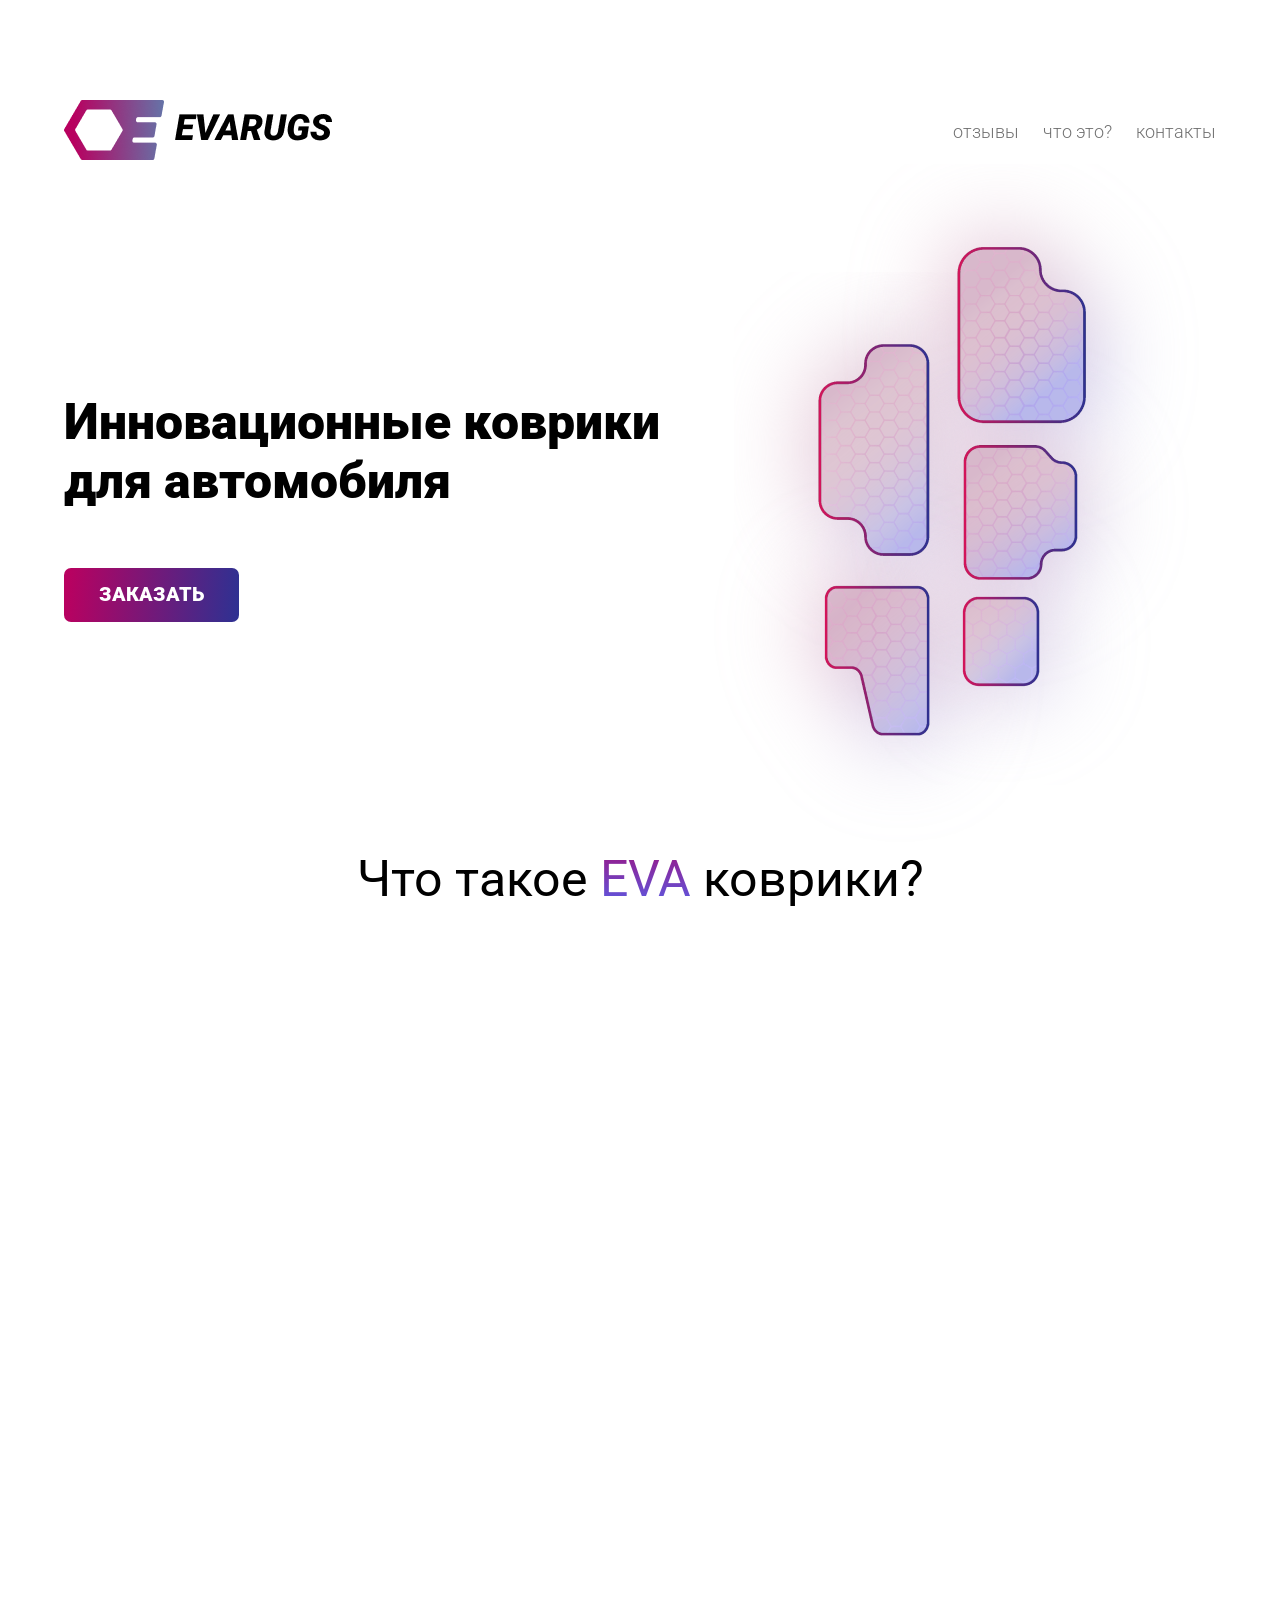
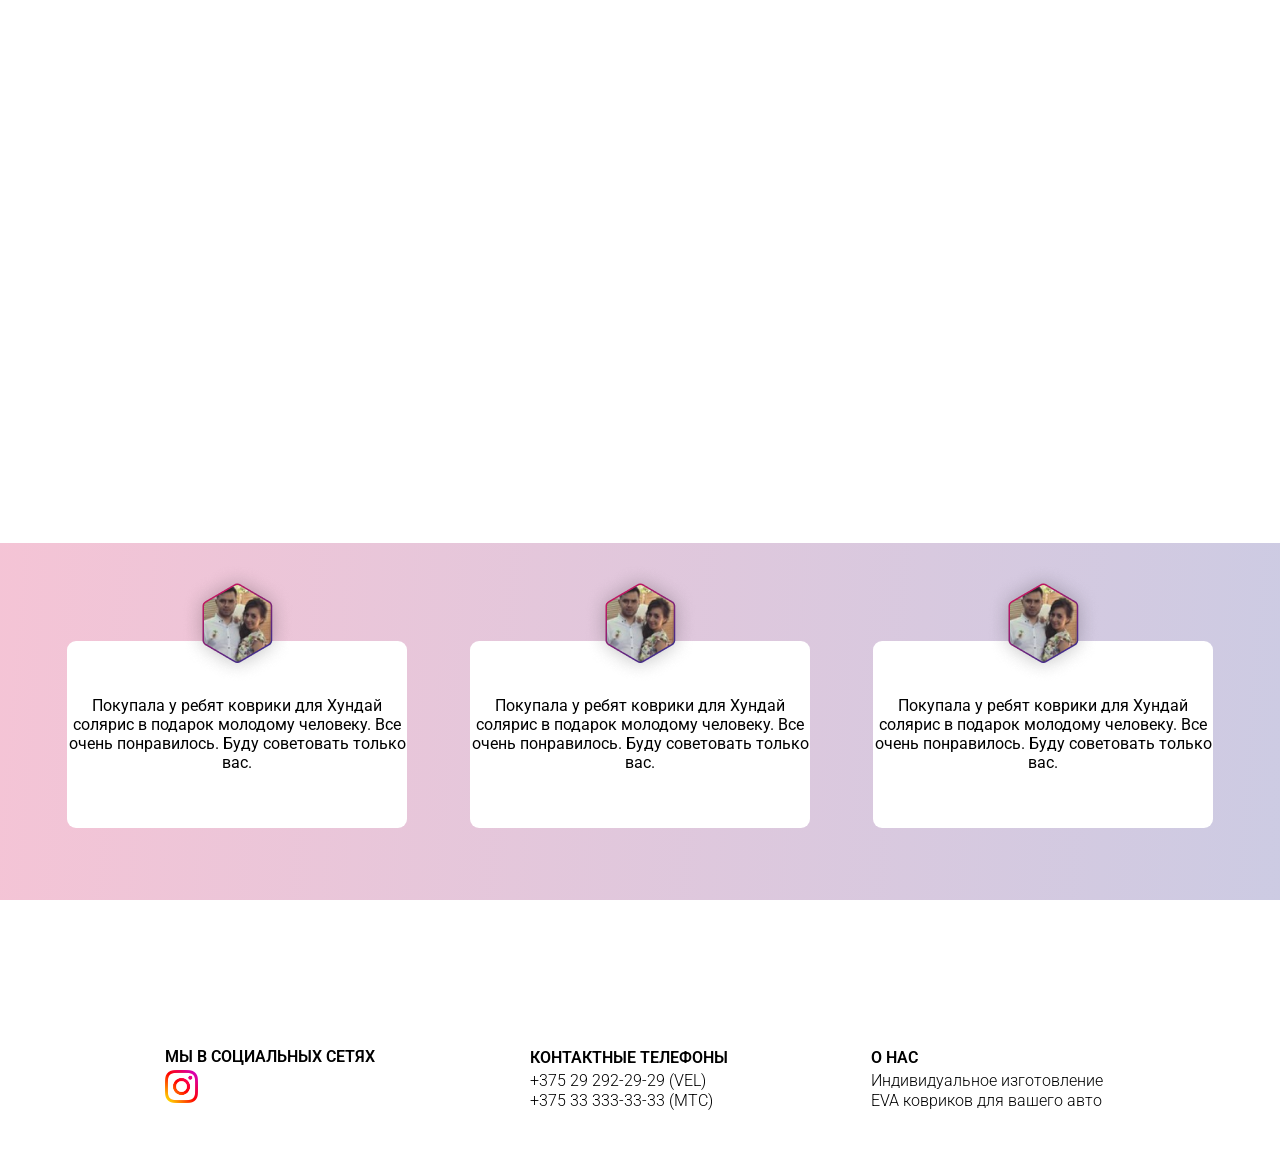
<file: index.html>
<!DOCTYPE html>
<html lang="en">
  <head>
    <meta charset="UTF-8" />
    <meta name="viewport" content="width=device-width, initial-scale=1.0" />
    <title>Front end 37</title>
    <link rel="stylesheet" href="./main.css" />
    <link href="https://unpkg.com/aos@2.3.1/dist/aos.css" rel="stylesheet" />
  </head>
  <body>
    <header>
      <div class="container">
        <div class="flex">
          <nav>
            <a class="a1" href="index.html"
              ><img src="./image/Group 2.png" alt="Evarugs"
            /></a>
          </nav>
          <nav>
            <ul>
              <li><a href="#">отзывы</a></li>
              <li><a href="#">что это?</a></li>
              <li><a href="#">контакты</a></li>
            </ul>
          </nav>
        </div>
      </div>
    </header>
    <main>
      <section class="section1">
        <img class="img1" src="./image/подложка 1.png" alt="" />
        <div class="container">
          <div class="flex1">
            <div class="helper">
              <p>Инновационные коврики для автомобиля</p>
              <div class="button">
                <button type="button">
                  <a href="./second.html">ЗАКАЗАТЬ</a>
                </button>
              </div>
            </div>
            <img class="rugs-evo" src="./image/коврф 1.png" alt="Evoковер" />
          </div>
        </div>
      </section>
      <section class="section2">
        <div class="helper1">
          <p class="p1">Что такое <span>EVA</span> коврики?</p>
        </div>
        <div class="container">
          <div class="grid">
            <div
              data-aos="fade-up"
              data-aos-anchor-placement="center-bottom"
              class="card1"
            >
              <div class="card1-div">
                <img
                  style="max-width: 344px"
                  src="./img3/image00004 1.jpg"
                  alt="Rug"
                />

                <p class="card1-div-p1">МАТЕРИАЛ</p>
                <p class="card1-div-p2">
                  Коврики EVA всесезонные и отличаются уникальной поверхностью
                  материала с ячейками ромбовидной формы. Из-за чего вода не
                  проливается при изъятии ковра и не плещется при езде. Коврики
                  воду не пропускают.
                </p>
              </div>
            </div>
            <div
              data-aos="fade-up"
              data-aos-anchor-placement="center-bottom"
              class="card2"
            >
              <div class="card2-div">
                <img
                  style="max-width: 344px"
                  src="./img3/file 1.jpg"
                  alt="Rug"
                />
                <p class="card2-div-p1">ОТЛИЧИЯ</p>
                <p class="card2-div-p2">
                  Резиновые коврики загибаются и лезут на педали. EVA коврики
                  такого не допустят! Специальные липучки держат его в одном
                  положении. При желании, для водителя устанавливается подпятник
                  из рельефного алюминия.
                </p>
              </div>
            </div>
            <div
              data-aos="fade-up"
              data-aos-anchor-placement="center-bottom"
              class="card3"
            >
              <div class="card3-div">
                <img
                  style="max-width: 344px"
                  src="./image/kov1-1-300x225 1.jpg"
                  alt="Rug"
                />

                <p class="card3-div-p1">РАСЦВЕТКА</p>
                <p class="card3-div-p2">
                  Автомобильные коврики EVA можно заказать и в индивидуальных
                  размерах и в разных цветах, которые комбинируется на выбор
                  покупателя с такими же цветами окантовочной полипропиленовой
                  ременной ленты.
                </p>
              </div>
            </div>
          </div>
        </div>
      </section>
      <section class="section3">
        <div class="show-cs-section3">
          <div class="card1-section3">
            <img src="./img2/Mask Group.png" alt="HUH_F" />
            <p>
              Покупала у ребят коврики для Хундай солярис в подарок молодому
              человеку. Все очень понравилось. Буду советовать только вас.
            </p>
          </div>
          <div class="card1-section3">
            <img src="./img2/Mask Group.png" alt="HUH_F" />
            <p>
              Покупала у ребят коврики для Хундай солярис в подарок молодому
              человеку. Все очень понравилось. Буду советовать только вас.
            </p>
          </div>
          <div class="card1-section3">
            <img src="./img2/Mask Group.png" alt="HUH_F" />
            <p>
              Покупала у ребят коврики для Хундай солярис в подарок молодому
              человеку. Все очень понравилось. Буду советовать только вас.
            </p>
          </div>
        </div>
      </section>
    </main>
    <footer>
      <div class="container">
        <div class="footer-main">
          <ul class="center-footer1">
            <li class="first-word">КОНТАКТНЫЕ ТЕЛЕФОНЫ</li>
            <li><a href="#">+375 29 292-29-29 (VEL)</a></li>
            <li><a href="#"> +375 33 333-33-33 (МТС)</a></li>
          </ul>
          <ul class="left-footer">
            <li class="first-word">МЫ В СОЦИАЛЬНЫХ СЕТЯХ</li>
            <li>
              <a href="#"><img src="./img3/1384063.png" alt="" /></a>
            </li>
          </ul>
          <ul class="center-footer">
            <li class="first-word">КОНТАКТНЫЕ ТЕЛЕФОНЫ</li>
            <li><a href="#">+375 29 292-29-29 (VEL)</a></li>
            <li><a href="#"> +375 33 333-33-33 (МТС)</a></li>
          </ul>
          <ul class="right-footer">
            <li class="first-word">О НАС</li>
            <li>
              <a href="#">Индивидуальное изготовление </a>
            </li>
            <li>
              <a href="#"> EVA ковриков для вашего авто </a>
            </li>
          </ul>
        </div>
      </div>
    </footer>

    <script src="https://unpkg.com/aos@2.3.1/dist/aos.js"></script>
    <script>
      AOS.init();
    </script>
  </body>
</html>
</file>
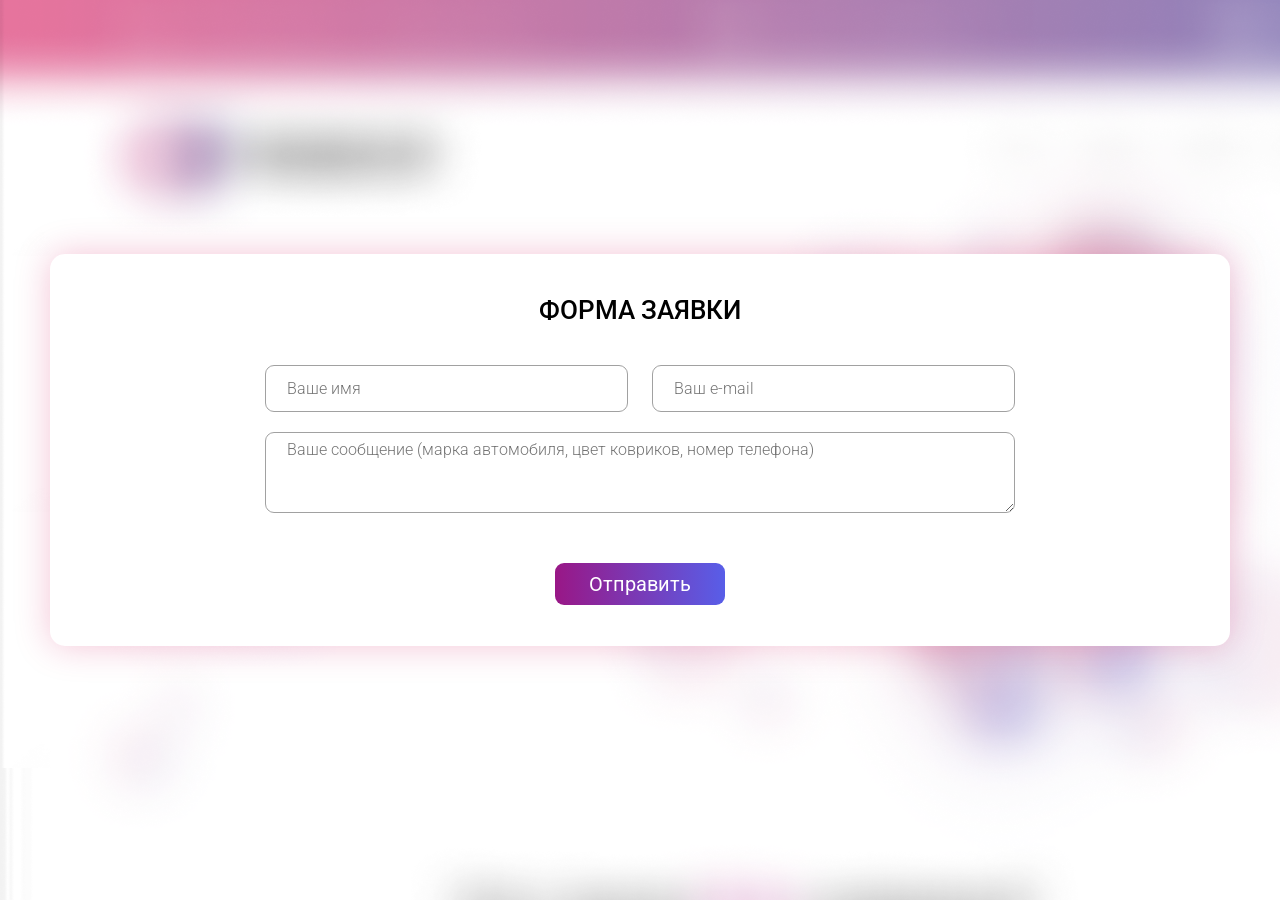
<file: second.html>
<!DOCTYPE html>
<html lang="en">
  <head>
    <meta charset="UTF-8" />
    <meta name="viewport" content="width=device-width, initial-scale=1.0" />
    <title>Document</title>
    <link rel="stylesheet" href="./second.css" />
  </head>
  <body>
    <div class="main-modal">
      <form action="./third.html" method="post">
        <h2>ФОРМА ЗАЯВКИ</h2>
        <div class="line-modal1">
          <input required placeholder="Ваше имя" type="text" />
          <input required placeholder="Ваш e-mail" type="email" />
        </div>
        <textarea
          placeholder="Ваше сообщение (марка автомобиля, цвет ковриков, номер телефона)"
        ></textarea>
        <button type="button"><p>Oтправить</p></button>
      </form>
    </div>
  </body>
</html>
</file>
<file: main.css>
@import url(https://fonts.googleapis.com/css2?family=Roboto:wght@100;200;300;400;500;600;800;900&display=swap);

* {
  padding: 0;
  margin: 0;
  box-sizing: border-box;
  list-style: none;
  color: inherit;
  text-decoration: none;
  font-family: "Roboto", sans-serif;
}

.container {
  margin: 0 auto;
  width: 90%;
}
header{
  position: sticky;
  top: 0;
  left: 0;
  background-color: #ffffff;
  z-index: 3;
}
.flex {
  display: flex;
  justify-content: space-between;
  align-items: center;
  padding-top: 100px;
}

.flex ul {
  display: flex;
  column-gap: 24px;
  transition: 1s;
}

.flex ul li {
  font-family: "Roboto", sans-serif;
  font-size: 18px;
  font-weight: 300;
  line-height: 21.09px;
  color: #737373;
}

.flex1 {
  display: flex;
  justify-content: space-between;
  align-items: center;
}

.helper {
  display: flex;
  flex-direction: column;
  row-gap: 58px;
}

.helper p {
  font-size: 50px;
  font-weight: 900;
  line-height: 58.59px;
  color: #000000;
  max-width: 596px;
}

.button {
  width: 179px;
  height: 53px;
}

.button button {
  font-family: "Roboto", sans-serif;
  font-size: 20px;
  font-weight: 900;
  line-height: 23.44px;
  color: #ffffff;
  padding: 15px 35px;
  border-radius: 7px;
  background: linear-gradient(95.2deg, #b90160 2.23%, #2e3192 99.51%);
  border: none;
}

.img1 {
  display: none;
}

.p1 span {
  background: linear-gradient(to top, #585EE8, #991786);
  -webkit-background-clip: text;
  -webkit-text-fill-color: transparent;
  font-style: normal;
}

.p1 {
  font-family: "Roboto", sans-serif;
  font-size: 50px;
  font-weight: 400;
  line-height: 58.59px;
  text-align: center;
}

.helper1 {
  margin-bottom: 120px;
}

.grid {
  display: flex;
  justify-content: center;
  gap: 61px;
  flex-wrap: wrap;
}

.card1 {
  max-width: 344px;
  height: 414px;
  box-shadow: 2px 4px 14px 9px rgba(106, 104, 201, 0.5);
  -webkit-box-shadow: 2px 4px 14px 9px rgba(106, 104, 201, 0.5);
  -moz-box-shadow: 2px 4px 14px 9px rgba(106, 104, 201, 0.5);
  border-radius: 10px;
}

.card1-div img {
  border-top-left-radius: 10px;
  border-top-right-radius: 10px;
  margin-bottom: 20px;
  display: block;
  max-width: 594px;
  height: 212px;
}




.card1-div-p1 {
  font-family: "Roboto", sans-serif;
  font-size: 36px;
  font-weight: 700;
  line-height: 42.19px;
  padding-left: 22px;
  margin-bottom: 10px;
  color: rgba(0, 0, 0, 1);
}

.card1-div-p2 {
  font-family: "Roboto", sans-serif;
  font-size: 14px;
  font-weight: 300;
  line-height: 16.41px;
  text-align: left;
  padding-left: 22px;
  max-width: 289px;
  color: #767676;
}

.card2 {
  max-width: 344px;
  height: 414px;
  box-shadow: 2px 4px 14px 9px rgba(106, 104, 201, 0.5);
  -webkit-box-shadow: 2px 4px 14px 9px rgba(106, 104, 201, 0.5);
  -moz-box-shadow: 2px 4px 14px 9px rgba(106, 104, 201, 0.5);
  border-radius: 10px;
}

.card2-div img {
  border-top-left-radius: 10px;
  border-top-right-radius: 10px;
  margin-bottom: 20px;
  max-width: 344px;
  height: 212px;
}

.card2-div-p1 {
  font-family: "Roboto", sans-serif;
  font-size: 36px;
  font-weight: 700;
  line-height: 42.19px;
  padding-left: 22px;
  margin-bottom: 10px;
  color: rgba(0, 0, 0, 1);
}

.card2-div-p2 {
  font-family: "Roboto", sans-serif;
  font-size: 14px;
  font-weight: 300;
  line-height: 16.41px;
  text-align: left;
  padding-left: 22px;
  max-width: 289px;
  color: #767676;
}

.card3 {
  max-width: 344px;
  height: 414px;
  box-shadow: 2px 4px 14px 9px rgba(106, 104, 201, 0.5);
  -webkit-box-shadow: 2px 4px 14px 9px rgba(106, 104, 201, 0.5);
  -moz-box-shadow: 2px 4px 14px 9px rgba(106, 104, 201, 0.5);
  border-radius: 10px;
  grid-area: card3;
}

.card3-div img {
  border-top-left-radius: 10px;
  border-top-right-radius: 10px;
  margin-bottom: 20px;
  max-width: 344px;
  height: 212px;
}

.card3-div-p1 {
  font-family: "Roboto", sans-serif;
  font-size: 36px;
  font-weight: 700;
  line-height: 42.19px;
  padding-left: 22px;
  margin-bottom: 10px;
  color: rgba(0, 0, 0, 1);
}

.card3-div-p2 {
  font-family: "Roboto", sans-serif;
  font-size: 14px;
  font-weight: 300;
  line-height: 16.41px;
  text-align: left;
  padding-left: 22px;
  max-width: 289px;
  color: #767676;
}

.section2 {
  margin-bottom: 225px;
}

.section3 {
  background: linear-gradient(94.31deg,
      rgba(212, 20, 90, 0.25) 0.96%,
      rgba(46, 49, 146, 0.25) 104.83%);
  padding-bottom: 72px;
}

.show-cs-section3 {
  display: flex;
  justify-content: center;
  align-items: center;
  padding-top: 98px;
  gap: 63px;
}

.card1-section3 {
  position: relative;
  max-width: 436px;
  height: 187px;
  border-radius: 9px;
  background-color: white;
  display: flex;
  flex-direction: column;
  align-items: center;
  justify-content: center;
}

.card1-section3 img {
  position: absolute;
  top: -80px;
}

.card1-section3 p {
  max-width: 340px;
  text-align: center;
}

.footer-main {
  display: flex;
  justify-content: center;
  gap: 141px;
  padding: 149px 0 68px 0;
  align-items: center;
}

.left-footer {
  display: flex;
  flex-direction: column;
  gap: 5px;
}

.left-footer li:nth-child(1) {
  width: 224px;
}

.first-word {
  font-size: 16px;
  font-weight: 600;
  line-height: 16.41px;
  color: rgba(0, 0, 0, 1);
}

.left-footer img {
  width: 33px;
  height: 33px;
}

.center-footer {
  display: flex;
  flex-direction: column;
  gap: 10px;
}

.center-footer li:nth-child(2) {
  font-size: 16px;
  font-weight: 300;
  line-height: 9.5px;
  color: rgba(0, 0, 0, 1);
  width: 200px;
}

.center-footer li:nth-child(3) {
  font-size: 16px;
  font-weight: 300;
  line-height: 9.5px;
  color: rgba(0, 0, 0, 1);
  width: 200px;
}

.center-footer1 {
  display: flex;
  flex-direction: column;
  gap: 10px;
  display: none;
}

.center-footer1 li:nth-child(2) {
  font-size: 16px;
  font-weight: 300;
  line-height: 9.5px;
  color: rgba(0, 0, 0, 1);
  width: 200px;
}

.center-footer1 li:nth-child(3) {
  font-size: 16px;
  font-weight: 300;
  line-height: 9.5px;
  color: rgba(0, 0, 0, 1);
  width: 200px;
}

.right-footer {
  display: flex;
  flex-direction: column;
  gap: 10px;
}

.right-footer li:nth-child(2) {
  font-size: 16px;
  font-weight: 300;
  line-height: 9.5px;
  color: rgba(0, 0, 0, 1);
  width: 244px;
}

.right-footer li:nth-child(3) {
  font-size: 16px;
  font-weight: 300;
  line-height: 9.5px;
  color: rgba(0, 0, 0, 1);
  width: 244px;
}
















@media (max-width:982px) {
  .flex ul {
    display: none;
    transition: 1s;
  }

  .flex1 img {
    width: 368px;
    height: 480px;
  }

  .helper {
    display: flex;
    row-gap: 53px;
  }

  .helper p {
    font-family: "Roboto", sans-serif;
    font-size: 40px;
    font-weight: 900;
    line-height: 40px;
    text-align: left;
    max-width: 400px;
  }

  .p1 {
    height: 49px;
  }

  .helper1 {
    display: flex;
    justify-content: center;
    align-items: center;
  }

  .grid {
    display: flex;
    flex-direction: column;
    row-gap: 68px;
    align-items: center;
    flex-wrap: wrap;
  }

  .rugs-evo {
    max-width: 533px;
    height: 686px;
  }

  .card1 {
    max-width: 344px;
    height: 414px;
    box-shadow: 2px 4px 14px 9px rgba(106, 104, 201, 0.5);
    -webkit-box-shadow: 2px 4px 14px 9px rgba(106, 104, 201, 0.5);
    -moz-box-shadow: 2px 4px 14px 9px rgba(106, 104, 201, 0.5);
    border-radius: 10px;
  }

  .card1-div img {
    border-top-left-radius: 10px;
    border-top-right-radius: 10px;
    margin-bottom: 20px;
    display: block;
    max-width: 594px;
    height: 212px;
  }

  .card1-div-p1 {
    font-family: "Roboto", sans-serif;
    font-size: 36px;
    font-weight: 700;
    line-height: 42.19px;
    padding-left: 22px;
    margin-bottom: 10px;
    color: rgba(0, 0, 0, 1);
  }

  .card1-div-p2 {
    font-family: "Roboto", sans-serif;
    font-size: 14px;
    font-weight: 300;
    line-height: 16.41px;
    text-align: left;
    padding-left: 22px;
    max-width: 289px;
    color: #767676;
  }

  .card2 {
    max-width: 344px;
    height: 414px;
    box-shadow: 2px 4px 14px 9px rgba(106, 104, 201, 0.5);
    -webkit-box-shadow: 2px 4px 14px 9px rgba(106, 104, 201, 0.5);
    -moz-box-shadow: 2px 4px 14px 9px rgba(106, 104, 201, 0.5);
    border-radius: 10px;
  }

  .card2-div img {
    border-top-left-radius: 10px;
    border-top-right-radius: 10px;
    margin-bottom: 20px;
    display: block;
    max-width: 594px;
    height: 212px;
  }

  .card2-div-p1 {
    font-family: "Roboto", sans-serif;
    font-size: 36px;
    font-weight: 700;
    line-height: 42.19px;
    padding-left: 22px;
    margin-bottom: 10px;
    color: rgba(0, 0, 0, 1);
  }

  .card2-div-p2 {
    font-family: "Roboto", sans-serif;
    font-size: 14px;
    font-weight: 300;
    line-height: 16.41px;
    text-align: left;
    padding-left: 22px;
    max-width: 289px;
    color: #767676;
  }

  .card3 {
    max-width: 344px;
    height: 414px;
    box-shadow: 2px 4px 14px 9px rgba(106, 104, 201, 0.5);
    -webkit-box-shadow: 2px 4px 14px 9px rgba(106, 104, 201, 0.5);
    -moz-box-shadow: 2px 4px 14px 9px rgba(106, 104, 201, 0.5);
    border-radius: 10px;
  }

  .card3-div img {
    border-top-left-radius: 10px;
    border-top-right-radius: 10px;
    margin-bottom: 20px;
    display: block;
    max-width: 594px;
    height: 212px;
  }




  .card3-div-p1 {
    font-family: "Roboto", sans-serif;
    font-size: 36px;
    font-weight: 700;
    line-height: 42.19px;
    padding-left: 22px;
    margin-bottom: 10px;
    color: rgba(0, 0, 0, 1);
  }

  .card3-div-p2 {
    font-family: "Roboto", sans-serif;
    font-size: 14px;
    font-weight: 300;
    line-height: 16.41px;
    text-align: left;
    padding-left: 22px;
    max-width: 289px;
    color: #767676;
  }

  .section2 {
    margin-bottom: 124px;
  }

  .section3 {
    max-width: 100%;
  }

  .show-cs-section3 {
    display: flex;
    flex-direction: column;
    gap: 109px;
  }

  .card1-section3 {
    position: relative;
    max-width: 536px;
    height: 187px;
    border-radius: 9px;
    background-color: white;
    display: flex;
    flex-direction: column;
    align-items: center;
    justify-content: center;
  }

  .card1-section3 img {
    position: absolute;
    top: -80px;
  }

  .card1-section3 p {
    padding: 50px 0 44px 0;
    max-width: 420px;
    text-align: center;
  }

  .footer-main {
    display: flex;
    gap: 18px;
    align-items: center;
  }
}

@media (max-width: 710px) {
  .flex {
    display: flex;
    justify-content: center;
  }

  .flex1 img {
    display: none;
  }

  .a1 img {
    width: 183.36px;
    height: 43px;
  }

  .flex1 {
    display: flex;
    justify-content: center;
    margin-top: 40px;
    position: relative;
  }

  .helper {
    display: flex;
    flex-direction: column;
    align-items: center;
  }

  .p1 {
    font-family: "Roboto", sans-serif;
    font-size: 20px;
    font-weight: 400;
    line-height: 23.44px;
    text-align: center;
    margin-top: 63px;
  }

  .section1 {
    display: flex;
    justify-content: center;
    align-items: center;
  }

  .helper p {
    max-width: 194px;
    height: 75px;
    font-family: "Roboto", sans-serif;
    font-size: 25px;
    font-weight: 900;
    line-height: 25px;
    text-align: center;
  }

  .button {
    justify-content: center;
    display: flex;
    width: 93px;
    height: 28px;
  }

  .button button {
    font-family: "Roboto", sans-serif;
    font-size: 10px;
    font-weight: 900;
    line-height: 11.72px;
    text-align: center;
    padding: 9px 10px;
  }

  .img1 {
    display: block;
    position: absolute;
    width: 100%;
    top: 160px;
  }

  .helper1 {
    display: flex;
    justify-content: center;
    align-items: center;
    margin-bottom: 22px;
  }

  .grid {
    display: flex;
    flex-direction: column;
    gap: 29.95px;
    justify-content: center;
  }

  .card1 {
    max-width: 264px;
    height: 363px;
    box-shadow: 2px 4px 14px 9px rgba(106, 104, 201, 0.5);
    -webkit-box-shadow: 2px 4px 14px 9px rgba(106, 104, 201, 0.5);
    -moz-box-shadow: 2px 4px 14px 9px rgba(106, 104, 201, 0.5);
    border-radius: 10px;
  }

  .card1-div img {
    border-top-left-radius: 10px;
    border-top-right-radius: 10px;
    margin-bottom: 10px;
    display: block;
    width: 264px;
    height: 166px;
  }

  .card1-div-p1 {
    font-family: "Roboto", sans-serif;
    font-size: 30px;
    font-weight: 700;
    line-height: 35.16px;
    padding-left: 22px;
    margin-bottom: 10px;
    color: rgba(0, 0, 0, 1);
  }

  .card1-div-p2 {
    font-family: "Roboto", sans-serif;
    font-size: 14px;
    font-weight: 300;
    line-height: 16.41px;
    text-align: left;
    padding-left: 22px;
    max-width: 240px;
    color: #767676;
  }

  .card2 {
    max-width: 264px;
    height: 363px;
    box-shadow: 2px 4px 14px 9px rgba(106, 104, 201, 0.5);
    -webkit-box-shadow: 2px 4px 14px 9px rgba(106, 104, 201, 0.5);
    -moz-box-shadow: 2px 4px 14px 9px rgba(106, 104, 201, 0.5);
    border-radius: 10px;
  }

  .card2-div img {
    border-top-left-radius: 10px;
    border-top-right-radius: 10px;
    margin-bottom: 10px;
    display: block;
    width: 264px;
    height: 166px;
  }

  .card2-div-p1 {
    font-family: "Roboto", sans-serif;
    font-size: 30px;
    font-weight: 700;
    line-height: 35.16px;
    padding-left: 22px;
    margin-bottom: 10px;
    color: rgba(0, 0, 0, 1);
  }

  .card2-div-p2 {
    font-family: "Roboto", sans-serif;
    font-size: 14px;
    font-weight: 300;
    line-height: 16.41px;
    text-align: left;
    padding-left: 22px;
    max-width: 240px;
    color: #767676;
  }

  .card3 {
    max-width: 264px;
    height: 363px;
    box-shadow: 2px 4px 14px 9px rgba(106, 104, 201, 0.5);
    -webkit-box-shadow: 2px 4px 14px 9px rgba(106, 104, 201, 0.5);
    -moz-box-shadow: 2px 4px 14px 9px rgba(106, 104, 201, 0.5);
    border-radius: 10px;
  }

  .card3-div img {
    border-top-left-radius: 10px;
    border-top-right-radius: 10px;
    margin-bottom: 10px;
    display: block;
    width: 264px;
    height: 166px;
  }

  .card3-div-p1 {
    font-family: "Roboto", sans-serif;
    font-size: 30px;
    font-weight: 700;
    line-height: 35.16px;
    padding-left: 22px;
    margin-bottom: 10px;
    color: rgba(0, 0, 0, 1);
  }

  .card3-div-p2 {
    font-family: "Roboto", sans-serif;
    font-size: 14px;
    font-weight: 300;
    line-height: 16.41px;
    text-align: left;
    padding-left: 22px;
    max-width: 250px;
    color: #767676;
  }

  .section3 {
    padding-bottom: 49px;
  }

  .show-cs-section3 {
    display: flex;
    flex-direction: column;
    justify-content: center;
  }


  .footer-main {
    display: flex;
    flex-direction: column;
    gap: 10px;
    padding-top: 61px;
  }

  .center-footer {
    display: flex;
    justify-content: center;
    display: none;
  }

  .center-footer1 {
    display: block;
  }

  .center-footer1 li:nth-child(1) {
    margin-bottom: 14px;
    font-size: 20px;
    font-weight: 700;
    line-height: 16.41px;
  }

  .center-footer1 li:nth-child(2) {
    margin-bottom: 12px;
    text-align: center;
    font-size: 18px;
    font-weight: 300;
    line-height: 9.5px;
    width: 224px;
  }

  .center-footer1 li:nth-child(3) {
    margin-bottom: 20px;
    text-align: center;
    font-size: 18px;
    font-weight: 300;
    line-height: 9.5px;
    width: 224px;
  }

  .left-footer {
    display: flex;
    flex-direction: column;
    align-items: center;
  }

  .left-footer li:nth-child(1) {
    margin: 10px 0 6px 0;
    font-size: 20px;
    font-weight: 700;
    line-height: 16.41px;
    text-align: center;
    width: 300px;
  }

  .right-footer li:nth-child(1) {
    display: flex;
    justify-content: center;
    font-size: 20px;
    font-weight: 700;
    line-height: 16.41px;
    text-align: center;
  }

  .right-footer li:nth-child(2) {
    font-size: 18px;
    font-weight: 300;
    line-height: 16px;
    text-align: center;
    width: 300px;
  }
  .right-footer li:nth-child(3) {
    font-size: 18px;
    font-weight: 300;
    line-height: 16px;
    text-align: center;
    width: 300px;
  }
}
</file>
<file: second.css>
@import url(https://fonts.googleapis.com/css2?family=Roboto:wght@100;200;300;400;500;600;800;900&display=swap);

* {
    padding: 0;
    margin: 0;
    box-sizing: border-box;
    list-style: none;
    color: inherit;
    text-decoration: none;
    font-family: "Roboto", sans-serif;
}

body {
    background-image: url('./img2/Rectangle\ 18.png');
    height: 100vh;
    background-repeat: no-repeat;
}

form {
    width: 1180.27px;
    height: 392.18px;
    background-color: rgba(255, 255, 255, 1);
    border-radius: 15px;
    box-shadow: 0px 0px 35px 0px rgba(212, 20, 90, 0.25);
    display: flex;
    flex-direction: column;
    align-items: center;
    gap: 20px;
}

.line-modal1 {
    display: flex;
    gap: 24.74px;
    justify-content: center;
}

.line-modal1 input:nth-child(1) {
    width: 362.49px;
    font-size: 16px;
    font-weight: 300;
    line-height: 16.41px;
    color: rgba(152, 152, 152, 1);
    border: 1px solid rgba(161, 161, 161, 1);
    border-radius: 9px;
    outline: rgba(161, 161, 161, 1);
    padding: 13.61px 0 12.37px 21.03px;
}

.line-modal1 input:nth-child(2) {
    width: 362.49px;
    font-size: 16px;
    font-weight: 300;
    line-height: 16.41px;
    color: rgba(152, 152, 152, 1);
    border: 1px solid rgba(161, 161, 161, 1);
    border-radius: 9px;
    outline: rgba(161, 161, 161, 1);
    padding: 13.61px 0 12.37px 21.03px;
}

form textarea {
    width: 749.73px;
    height: 81.65px;
    border-radius: 9px;
    border: 1px solid rgba(161, 161, 161, 1);
    outline: rgba(161, 161, 161, 1);
    font-size: 16px;
    font-weight: 300;
    line-height: 16.41px;
    padding: 9.9px 0 0 21.03px
}

form button p {
    font-size: 20px;
    font-weight: 400;
    line-height: 23.44px;
    text-align: center;
    color: rgba(255, 255, 255, 1);
}

form button {
    margin-top: 30.09px;
    background: linear-gradient(to right, #991786, #585EE8);
    border: none;
    border-radius: 9px;
    width: 169.49px;
    height: 42.06px;
    cursor: pointer;
}

form h2 {
    font-size: 26px;
    font-weight: 500;
    line-height: 28.13px;
    color: rgba(0, 0, 0, 1);
    text-align: center;
    margin-top: 42px;
    margin-bottom: 20.58px;

}

.main-modal {
    display: flex;
    justify-content: center;
    align-items: center;
    height: 100vh;
}





















@media(max-width:768px) {
    body {
        background-image: url('./img2/Rectangle\ 18\ \(1\).png');
        height: 100vh;
        background-repeat: no-repeat;
    }

    form {
        width: 635px;
        height: 401px;
        background-color: rgba(255, 255, 255, 1);
        border-radius: 15px;
        box-shadow: 0px 0px 35px 0px rgba(212, 20, 90, 0.25);
        display: flex;
        flex-direction: column;
        align-items: center;
        gap: 20px;
    }

    .line-modal1 {
        display: flex;
        gap: 21px;
        flex-direction: column;
        justify-content: center;
    }

    .line-modal1 input:nth-child(1) {
        width: 432px;
        font-size: 16px;
        font-weight: 300;
        line-height: 16.41px;
        color: rgba(152, 152, 152, 1);
        border: 1px solid rgba(161, 161, 161, 1);
        border-radius: 9px;
        outline: rgba(161, 161, 161, 1);
        padding: 11px 0 10px 14px;
    }

    .line-modal1 input:nth-child(2) {
        width: 432px;
        font-size: 16px;
        font-weight: 300;
        line-height: 16.41px;
        color: rgba(152, 152, 152, 1);
        border: 1px solid rgba(161, 161, 161, 1);
        border-radius: 9px;
        outline: rgba(161, 161, 161, 1);
        padding: 11px 0 10px 14px;
    }

    form textarea {
        width: 432px;
        height: 95px;
        border-radius: 9px;
        border: 1px solid rgba(161, 161, 161, 1);
        outline: rgba(161, 161, 161, 1);
        font-size: 16px;
        font-weight: 300;
        line-height: 16.41px;
        padding: 8px 0 0 12px
    }

    form button p {
        font-size: 20px;
        font-weight: 400;
        line-height: 23.44px;
        text-align: center;
        color: rgba(255, 255, 255, 1);
    }

    form button {
        margin-top: 10px;
        background: linear-gradient(to right, #991786, #585EE8);
        border: none;
        border-radius: 9px;
        width: 137px;
        height: 34px;
        cursor: pointer;
    }

    form h2 {
        font-size: 26px;
        font-weight: 500;
        line-height: 28.13px;
        color: rgba(0, 0, 0, 1);
        text-align: center;
        margin-top: 42px;

    }
}

@media (max-width:500px) {
    body {
        background-image: url('./img2/Rectangle\ 18\ \(1\).png');
        height: 100vh;
        background-repeat: no-repeat;
    }

    form {
        width: 267px;
        height: 298px;
        background-color: rgba(255, 255, 255, 1);
        border-radius: 15px;
        box-shadow: 0px 0px 35px 0px rgba(212, 20, 90, 0.25);
        display: flex;
        flex-direction: column;
        align-items: center;
        gap: 20px;
    }

    .line-modal1 {
        display: flex;
        gap: 21px;
        flex-direction: column;
        justify-content: center;
    }

    .line-modal1 input:nth-child(1) {
        width: 212px;
        font-size: 10px;
        font-weight: 300;
        line-height: 11.72px;
        color: rgba(152, 152, 152, 1);
        border: 1px solid rgba(161, 161, 161, 1);
        border-radius: 9px;
        outline: rgba(161, 161, 161, 1);
        padding: 4px 0;
        text-align: center;
    }

    .line-modal1 input:nth-child(2) {
        width: 212px;
        font-size: 10px;
        font-weight: 300;
        line-height: 11.72px;
        color: rgba(152, 152, 152, 1);
        border: 1px solid rgba(161, 161, 161, 1);
        border-radius: 9px;
        outline: rgba(161, 161, 161, 1);
        padding: 4px 0;
        text-align: center;
    }

    form textarea {
        width: 212px;
        height: 95px;
        border-radius: 9px;
        border: 1px solid rgba(161, 161, 161, 1);
        outline: rgba(161, 161, 161, 1);
        font-size: 10px;
        font-weight: 300;
        line-height: 11.72px;
        padding: 8px 15px 0 17px;
        text-align: center;
    }

    form button p {
        font-size: 9px;
        font-weight: 400;
        line-height: 10.55px;
        text-align: center;
        color: rgba(255, 255, 255, 1);
    }

    form button {
        background: linear-gradient(to right, #991786, #585EE8);
        border: none;
        border-radius: 4px;
        width: 58px;
        height: 18px;
        cursor: pointer;
        margin-bottom: 40px;
    }

    form h2 {
        font-size: 15px;
        font-weight: 500;
        line-height: 17.58px;
        text-align: center;
        color: rgba(0, 0, 0, 1);
        text-align: center;
        margin-top: 27px;

    }
}
</file>
